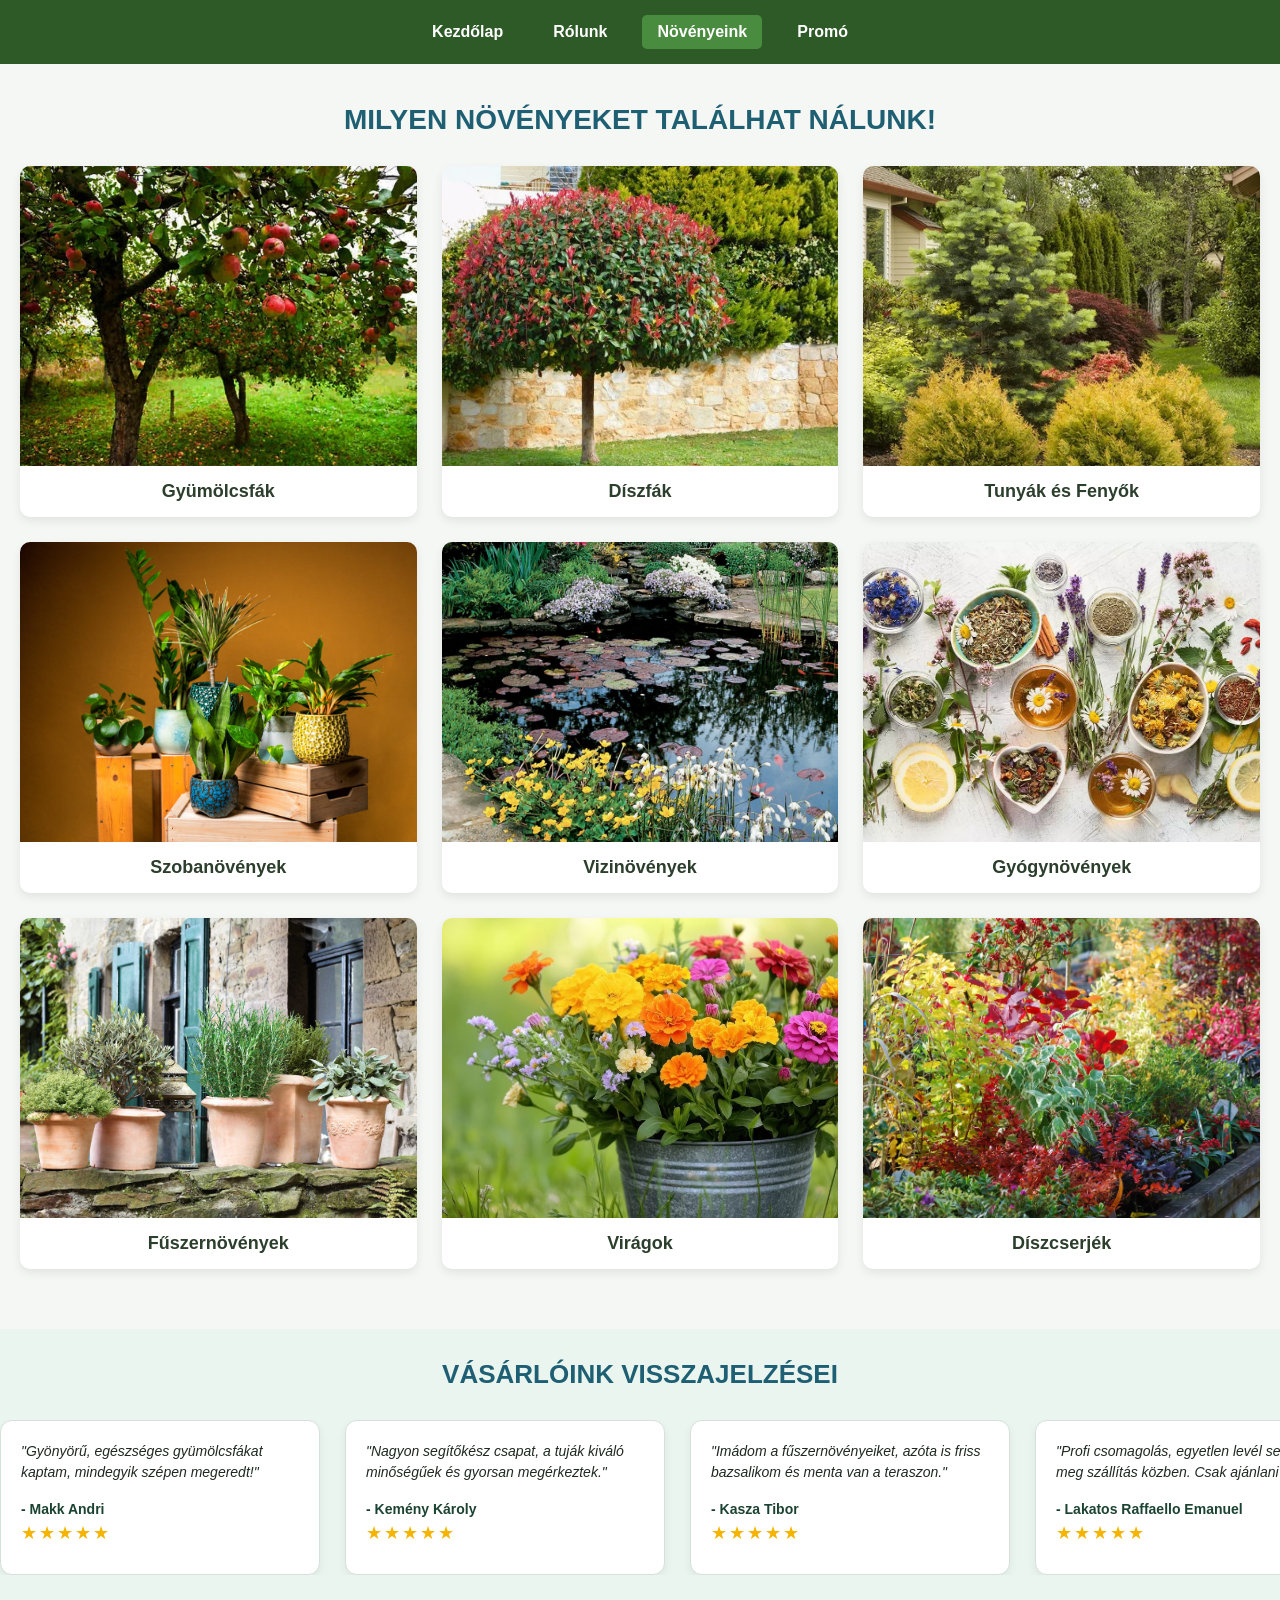
<file: novenyek.html>
<!DOCTYPE html>
<html lang="hu">
<head>
    <meta charset="UTF-8">
    <meta name="viewport" content="width=device-width, initial-scale=1.0">
    <title>Növények</title>
    <link rel="stylesheet" href="novenyek.css">
</head>
<body>
    <div class="menu">
        <a href="index.html">Kezdőlap</a>
        <a href="rolunk.html">Rólunk</a>
        <a href="novenyek.html" class="active">Növényeink</a>
        <a href="promo.html">Promó</a>
    </div>

    <section class="kategoriak">
        <h2>Milyen növényeket találhat nálunk!</h2>
        <div class="racs">
            <a class="kategoria" href="#">
                <div class="kep"><img src="kepek/gyümölcsfák.jpg" alt="Gyümölcsfák"></div>
                <span>Gyümölcsfák</span>
            </a>

            <a class="kategoria" href="#">
                <div class="kep"><img src="kepek/díszfak.jpg" alt="Díszfák"></div>
                <span>Díszfák</span>
            </a>

            <a class="kategoria" href="#">
                <div class="kep"><img src="kepek/tunyak-fenyok.jpg" alt="Tunyák és Fenyők"></div>
                <span>Tunyák és Fenyők</span>
            </a>

            <a class="kategoria" href="#">
                <div class="kep"><img src="kepek/szobanonyek.jpg" alt="Szobanövények"></div>
                <span>Szobanövények</span>
            </a>

            <a class="kategoria" href="#">
                <div class="kep"><img src="kepek/vizinovenyek.jpg" alt="Vizinövények"></div>
                <span>Vizinövények</span>
            </a>

            <a class="kategoria" href="#">
                <div class="kep"><img src="kepek/gyogynövenyek.jpg" alt="Gyógynövények"></div>
                <span>Gyógynövények</span>
            </a>

            <a class="kategoria" href="#">
                <div class="kep"><img src="kepek/fuszernovenyek.jpg" alt="Fűszernövények"></div>
                <span>Fűszernövények</span>
            </a>

            <a class="kategoria" href="#">
                <div class="kep"><img src="kepek/viragok.jpg" alt="Virágok"></div>
                <span>Virágok</span>
            </a>

            <a class="kategoria" href="#">
                <div class="kep"><img src="kepek/díszcserjek.jpg" alt="Díszcserjék"></div>
                <span>Díszcserjék</span>
            </a>
        </div>
    </section>
    <section class="velemenyek-szekcio">
        <h2>Vásárlóink visszajelzései</h2>
        
        <div class="velemeny-kontener">
            <div class="velemeny-sav">
                
                <!-- 1. KÖR (Eredeti vélemények) -->
                <div class="velemeny-kartya">
                    <p>"Gyönyörű, egészséges gyümölcsfákat kaptam, mindegyik szépen megeredt!"</p>
                    <div class="velemeny-alj">
                        <span>- Makk Andri</span>
                        <div class="csillagok">★★★★★</div>
                    </div>
                </div>

                <div class="velemeny-kartya">
                    <p>"Nagyon segítőkész csapat, a tuják kiváló minőségűek és gyorsan megérkeztek."</p>
                    <div class="velemeny-alj">
                        <span>- Kemény Károly</span>
                        <div class="csillagok">★★★★★</div>
                    </div>
                </div>

                <div class="velemeny-kartya">
                    <p>"Imádom a fűszernövényeiket, azóta is friss bazsalikom és menta van a teraszon."</p>
                    <div class="velemeny-alj">
                        <span>- Kasza Tibor</span>
                        <div class="csillagok">★★★★★</div>
                    </div>
                </div>

                <div class="velemeny-kartya">
                    <p>"Profi csomagolás, egyetlen levél sem sérült meg szállítás közben. Csak ajánlani tudom!"</p>
                    <div class="velemeny-alj">
                        <span>- Lakatos Raffaello Emanuel</span>
                        <div class="csillagok">★★★★★</div>
                    </div>
                </div>

               
                <div class="velemeny-kartya">
                    <p>"Gyönyörű, egészséges gyümölcsfákat kaptam, mindegyik szépen megeredt!"</p>
                    <div class="velemeny-alj">
                        <span>- Makk Andri</span>
                        <div class="csillagok">★★★★★</div>
                    </div>
                </div>

                <div class="velemeny-kartya">
                    <p>"Nagyon segítőkész csapat, a tuják kiváló minőségűek és gyorsan megérkeztek."</p>
                    <div class="velemeny-alj">
                        <span>- Kemény Károly</span>
                        <div class="csillagok">★★★★★</div>
                    </div>
                </div>

                <div class="velemeny-kartya">
                    <p>"Imádom a fűszernövényeiket, azóta is friss bazsalikom és menta van a teraszon."</p>
                    <div class="velemeny-alj">
                        <span>- Kasza Tibor</span>
                        <div class="csillagok">★★★★★</div>
                    </div>
                </div>

                <div class="velemeny-kartya">
                    <p>"Profi csomagolás, egyetlen levél sem sérült meg szállítás közben. Csak ajánlani tudom!"</p>
                    <div class="velemeny-alj">
                        <span>- Lakatos Raffaello Emanuel</span>
                        <div class="csillagok">★★★★★</div>
                    </div>
                </div>

            </div>
        </div>
    </section>
</body>
</html>
</file>
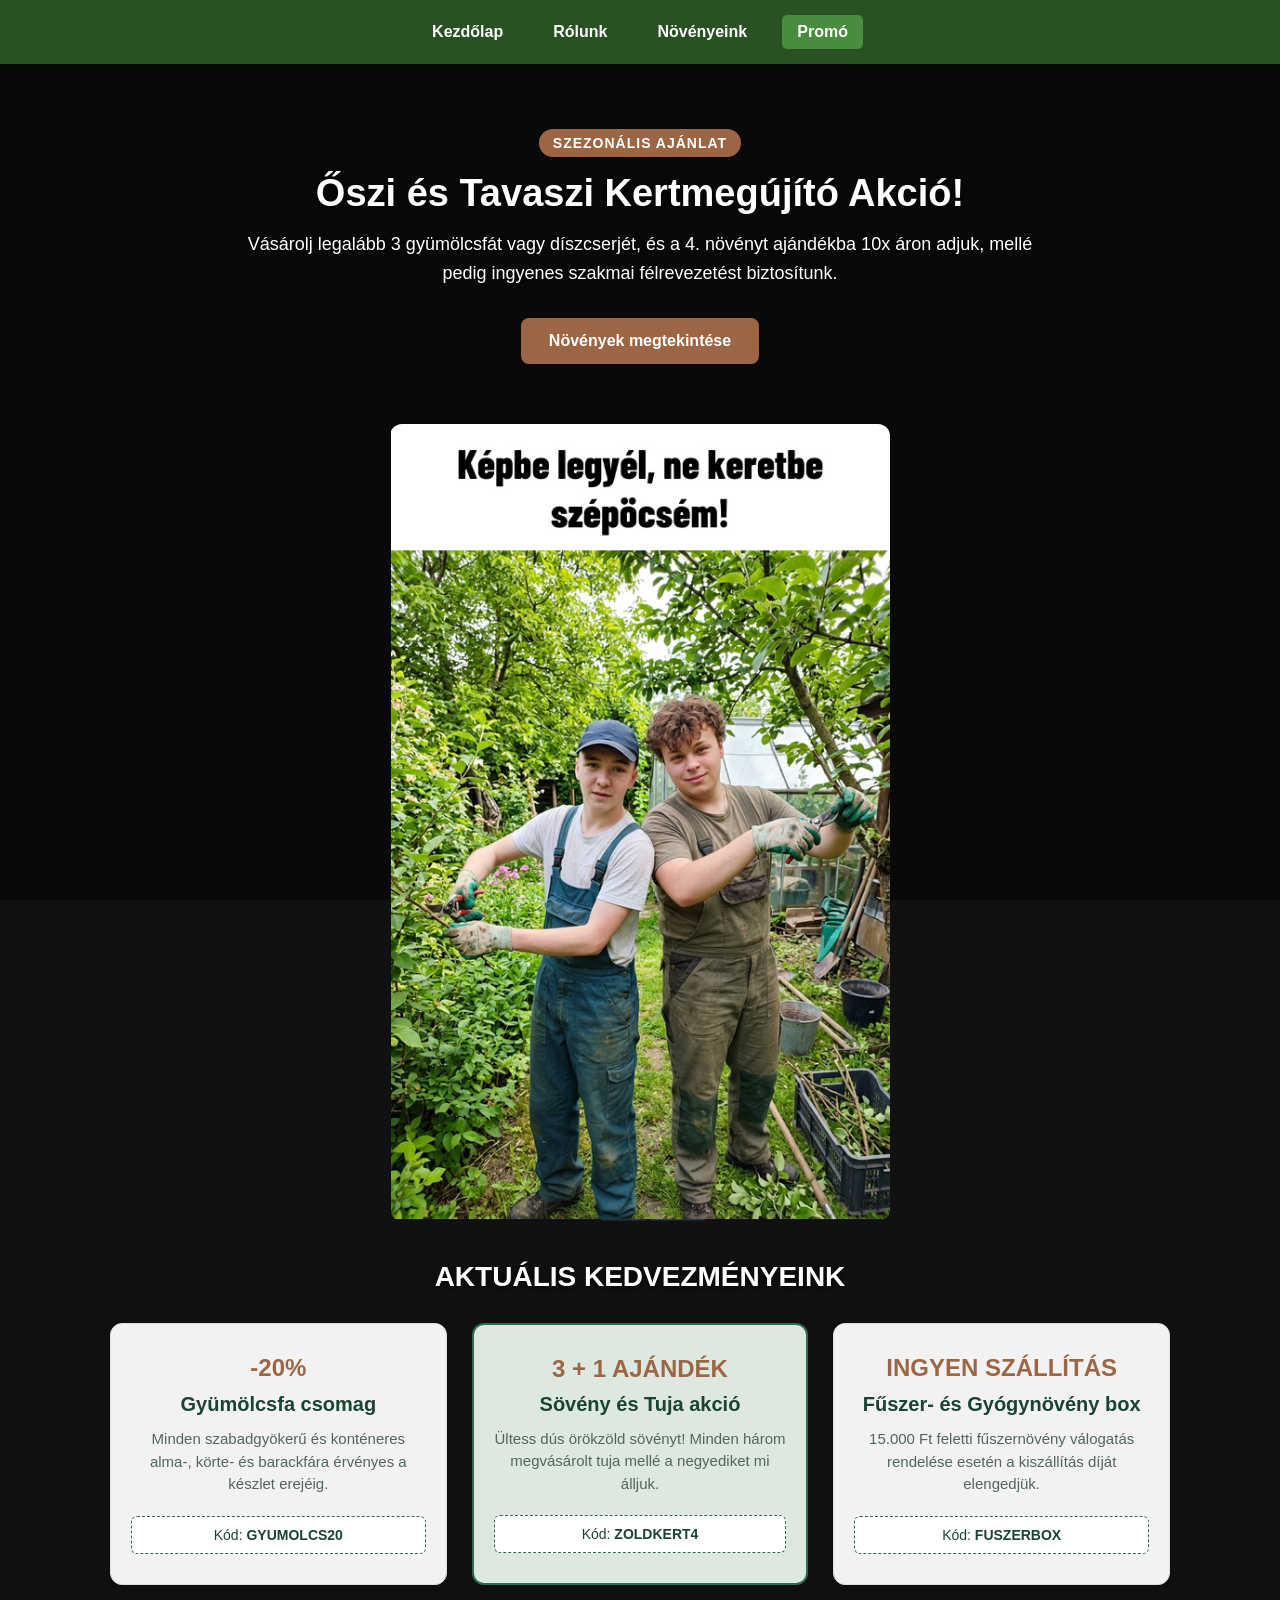
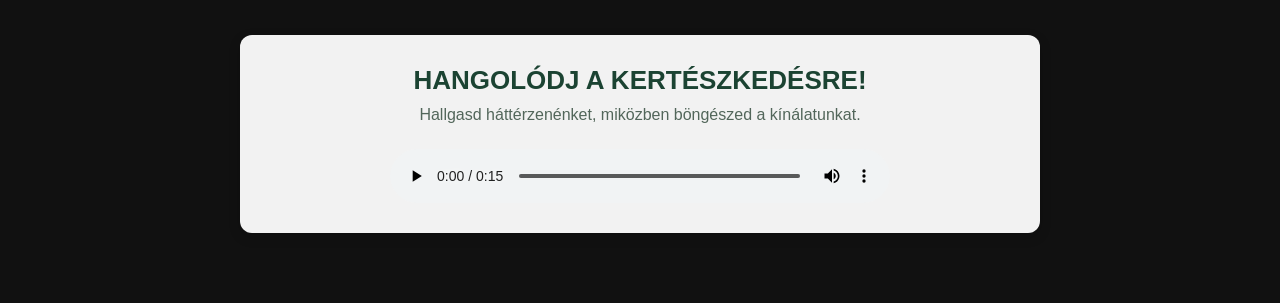
<file: promo.html>
<!DOCTYPE html>
<html lang="hu">
<head>
    <meta charset="UTF-8">
    <meta name="viewport" content="width=device-width, initial-scale=1.0">
    <title>Promóciók - Kertészet</title>
    <link rel="stylesheet" href="promo.css">
</head>
<body>
    <!-- TELJES KÉPERNYŐS VIDEÓ HÁTTÉR -->
    <video autoplay muted loop playsinline class="hatter-video">
        <source src="tirpleT.mp4" type="video/mp4">
    </video>
    <div class="hatter-sotetites"></div>

    <!-- Menü -->
    <div class="menu">
        <a href="index.html">Kezdőlap</a>
        <a href="rolunk.html">Rólunk</a>
        <a href="novenyek.html">Növényeink</a>
        <a href="promo.html" class="active">Promó</a>
    </div>

    <!-- Kiemelt Promóciós Sáv (Hero) -->
    <header class="promo-hero">
        <div class="promo-tartalom">
            <span class="jelveny">Szezonális Ajánlat</span>
            <h1>Őszi és Tavaszi Kertmegújító Akció!</h1>
            <p>Vásárolj legalább 3 gyümölcsfát vagy díszcserjét, és a 4. növényt ajándékba 10x áron adjuk, mellé pedig ingyenes szakmai félrevezetést biztosítunk.</p>
            <a href="novenyek.html" class="cta-gomb">Növények megtekintése</a>
        </div>
    </header>

    <!-- KÖZÉPRE IGAZÍTOTT KÉP KÁRTYA -->
    <div class="kozep-kep">
        <img src="boss.jpg" alt="Boss">
    </div>

    <!-- Akciós csomagok / kuponok -->
    <section class="akciok">
        <h2>Aktuális kedvezményeink</h2>
        <div class="akcio-racs">
            <div class="akcio-kartya">
                <div class="kedvezmeny">-20%</div>
                <h3>Gyümölcsfa csomag</h3>
                <p>Minden szabadgyökerű és konténeres alma-, körte- és barackfára érvényes a készlet erejéig.</p>
                <div class="kuponkod">Kód: <strong>GYUMOLCS20</strong></div>
            </div>

            <div class="akcio-kartya kiemelt">
                <div class="kedvezmeny">3 + 1 AJÁNDÉK</div>
                <h3>Sövény és Tuja akció</h3>
                <p>Ültess dús örökzöld sövényt! Minden három megvásárolt tuja mellé a negyediket mi álljuk.</p>
                <div class="kuponkod">Kód: <strong>ZOLDKERT4</strong></div>
            </div>

            <div class="akcio-kartya">
                <div class="kedvezmeny">INGYEN SZÁLLÍTÁS</div>
                <h3>Fűszer- és Gyógynövény box</h3>
                <p>15.000 Ft feletti fűszernövény válogatás rendelése esetén a kiszállítás díját elengedjük.</p>
                <div class="kuponkod">Kód: <strong>FUSZERBOX</strong></div>
            </div>
        </div>
    </section>

    <!-- Beágyazott MP3 zenelejátszó -->
    <section class="zene-szekcio">
        <h2>Hangolódj a kertészkedésre!</h2>
        <p>Hallgasd háttérzenénket, miközben böngészed a kínálatunkat.</p>
        
        <audio controls loop class="mp3-lejatszo">
            <source src="tripleT.mp3" type="audio/mpeg">
            A böngésződ nem támogatja a hanglejátszást.
        </audio>
    </section>
</body>
</html>
</file>
<file: novenyek.css>
:root {
  /* Zöld árnyalatok */
  --color-primary: #1B4332;       /* Mély fenyőzöld - fejléc, címsorok */
  --color-secondary: #2D6A4F;     /* Üde lombzöld - másodlagos elemek, ikonok */
  --color-soft-green: #E9F5EE;    /* Harmatos zsálya - kiemelt szekciók háttere */

  /* Alap és kiegészítő színek */
  --color-bg: #FAF8F2;            /* Meleg krém - oldal fő háttere */
  --color-surface: #FFFFFF;       /* Tiszta fehér - kártyák, űrlap mezők háttere */
  --color-accent: #9C6644;        /* Tölgyfa barna - CTA gombok, kiemelések */
  --color-accent-hover: #7F4F24;  /* Sötét dióbarna - gomb hover állapot */

  /* Szövegszínek */
  --color-text: #1F2922;          /* Sötét mohaszürke - fő szöveg */
  --color-text-muted: #52665A;    /* Halványabb zöldesszürke - mellékszöveg */
  --color-text-light: #FAF8F2;    /* Világos szöveg sötétzöld hátteren */

  /* Keretek és árnyékok */
  --color-border: #D4E2D9;        /* Finom zöldes szegély kártyákhoz, inputokhoz */
}

:root {
  --cim: #1f5f73;
  --szoveg: #222;
  --hatter: #e8edf0;
  --csillag: #0a5bb5;
  --google-csillag: #f4b400;
}

* { box-sizing: border-box; }

body {
  margin: 0;
  font-family: "Montserrat", Arial, sans-serif;
  color: var(--szoveg);
  background: #fff;
}

h2 {
  text-align: center;
  text-transform: uppercase;
  color: var(--cim);
  font-size: 26px;
  font-weight: 700;
  margin: 0 0 28px;
}


* {
    box-sizing: border-box;
    margin: 0;
    padding: 0;
    font-family: Arial, sans-serif;
}

body {
    background-color: #f4f7f4;
    color: #2c3e2c;
}


.menu {
    background-color: #2e5a27;
    padding: 15px 30px;
    display: flex;
    gap: 20px;
    justify-content: center;
}

.menu a {
    color: white;
    text-decoration: none;
    font-weight: bold;
    padding: 8px 15px;
    border-radius: 5px;
    transition: background-color 0.3s;
}

.menu a:hover,
.menu a.active {
    background-color: #4a8c3f;
}


.kategoriak {
    max-width: 1600px;
    margin: 40px auto;
    padding: 0 20px;
    text-align: center;
}

.kategoriak h2 {
    margin-bottom: 30px;
    font-size: 28px;
}


.racs {
    display: grid;
    grid-template-columns: repeat(3, 1fr); 
    gap: 25px; 
}


.kategoria {
    display: flex;
    flex-direction: column;
    text-decoration: none;
    color: #2c3e2c;
    background: white;
    border-radius: 10px;
    overflow: hidden;
    box-shadow: 0 4px 10px rgba(0, 0, 0, 0.08);
    transition: transform 0.2s, box-shadow 0.2s;
}

.kategoria:hover {
    transform: translateY(-5px);
    box-shadow: 0 8px 16px rgba(0, 0, 0, 0.15);
}


.kep {
    width: 100%;
    height: 300px; 
    overflow: hidden;
}

.kep img {
    width: 100%;
    height: 100%;
    object-fit: cover; 
    display: block;
}


.kategoria span {
    padding: 15px;
    font-size: 18px;
    font-weight: bold;
}


@media (max-width: 768px) {
    .racs {
        grid-template-columns: repeat(2, 1fr);
    }
}

@media (max-width: 480px) {
    .racs {
        grid-template-columns: 1fr;
    }
}


@media (prefers-reduced-motion: reduce) {
  * { transition: none !important; }
}


.velemenyek-szekcio {
    margin: 60px auto;
    padding: 30px 0;
    background-color: var(--color-soft-green); 
    overflow: hidden; 
}

.velemenyek-szekcio h2 {
    margin-bottom: 30px;
}

.velemeny-kontener {
    width: 100%;
    overflow: hidden;
    position: relative;
}


.velemeny-sav {
    display: flex;
    gap: 25px;
    width: max-content; 
    animation: mozgas-jobbra 25s linear infinite; 
}


.velemeny-sav:hover {
    animation-play-state: paused;
}


.velemeny-kartya {
    width: 320px;
    background-color: var(--color-surface);
    border: 1px solid var(--color-border);
    border-radius: 12px;
    padding: 20px;
    box-shadow: 0 4px 10px rgba(0, 0, 0, 0.06);
    display: flex;
    flex-direction: column;
    justify-content: space-between;
    text-align: left;
}

.csillagok {
    color: var(--google-csillag); 
    font-size: 18px;
    margin-bottom: 10px;
    letter-spacing: 2px;
}

.velemeny-kartya p {
    font-size: 14px;
    color: var(--color-text);
    line-height: 1.5;
    font-style: italic;
    margin-bottom: 15px;
}

.velemeny-kartya span {
    font-size: 14px;
    font-weight: bold;
    color: var(--color-primary);
}


@keyframes mozgas-jobbra {
    0% {
        transform: translateX(-50%);
    }
    100% {
        transform: translateX(0);
    }
}
.velemeny-kartya p {
    font-size: 14px;
    color: var(--color-text);
    line-height: 1.5;
    font-style: italic;
    margin-bottom: 18px;
}

.velemeny-alj {
    display: flex;
    flex-direction: column;
    gap: 5px; 
}

.velemeny-kartya span {
    font-size: 14px;
    font-weight: bold;
    color: var(--color-primary);
}

.csillagok {
    color: var(--google-csillag);
    font-size: 18px;
    letter-spacing: 2px;
}
</file>
<file: promo.css>
:root {
  --color-primary: #1B4332;
  --color-secondary: #2D6A4F;
  --color-soft-green: #E9F5EE;
  --color-surface: #FFFFFF;
  --color-accent: #9C6644;
  --color-accent-hover: #7F4F24;
  --color-text: #1F2922;
  --color-text-muted: #52665A;
  --color-border: #D4E2D9;
}

* {
    box-sizing: border-box;
    margin: 0;
    padding: 0;
}

body {
    font-family: "Montserrat", Arial, sans-serif;
    color: var(--color-text);
    background-color: #111111; /* Sötét háttér a videó két oldalára */
}

/* TELJES KÉPERNYŐS VIDEÓ HÁTTÉR (Ráközelítés nélkül) */
.hatter-video {
    position: fixed;
    top: 0;
    left: 50%;
    transform: translateX(-50%); /* Pontosan középre igazítja */
    width: 130vw;                 /* Itt állítod a szélességet! (pl. 60vw, 80vw, 100vw vagy 900px) */
    height: 100vh;
    object-fit: fill;            /* Engedi, hogy a megadott szélességre húzza a videót */
    z-index: -2;
}

.hatter-sotetites {
    position: fixed;
    top: 0;
    left: 0;
    width: 100vw;
    height: 100vh;
    background: rgba(0, 0, 0, 0.45);
    z-index: -1;
}

/* Menü */
.menu {
    background-color: rgba(46, 90, 39, 0.9);
    padding: 15px 30px;
    display: flex;
    gap: 20px;
    justify-content: center;
}

.menu a {
    color: white;
    text-decoration: none;
    font-weight: bold;
    padding: 8px 15px;
    border-radius: 5px;
    transition: background-color 0.3s;
}

.menu a:hover,
.menu a.active {
    background-color: #4a8c3f;
}

/* Fejléc */
.promo-hero {
    color: white;
    text-align: center;
    padding: 70px 20px 40px;
}

.promo-tartalom {
    max-width: 800px;
    margin: 0 auto;
}

.jelveny {
    background-color: var(--color-accent);
    color: white;
    padding: 6px 14px;
    border-radius: 20px;
    font-size: 14px;
    font-weight: bold;
    text-transform: uppercase;
    letter-spacing: 1px;
}

.promo-hero h1 {
    font-size: 38px;
    margin: 20px 0 15px;
    text-shadow: 0 2px 8px rgba(0, 0, 0, 0.8);
}

.promo-hero p {
    font-size: 18px;
    line-height: 1.6;
    margin-bottom: 30px;
    color: #ffffff;
    text-shadow: 0 2px 6px rgba(0, 0, 0, 0.8);
}

.cta-gomb {
    display: inline-block;
    background-color: var(--color-accent);
    color: white;
    text-decoration: none;
    font-weight: bold;
    padding: 14px 28px;
    border-radius: 8px;
    transition: background-color 0.3s, transform 0.2s;
}

.cta-gomb:hover {
    background-color: var(--color-accent-hover);
    transform: translateY(-2px);
}

/* Akciós Kártyák Szekció */
.akciok {
    max-width: 1100px;
    margin: 40px auto;
    padding: 0 20px;
    text-align: center;
}

.akciok h2 {
    text-transform: uppercase;
    color: #ffffff;
    font-size: 28px;
    margin-bottom: 30px;
    text-shadow: 0 2px 8px rgba(0, 0, 0, 0.8);
}

.akcio-racs {
    display: grid;
    grid-template-columns: repeat(3, 1fr);
    gap: 25px;
}

.akcio-kartya {
    background: rgba(255, 255, 255, 0.95);
    border: 1px solid var(--color-border);
    border-radius: 12px;
    padding: 30px 20px;
    box-shadow: 0 4px 12px rgba(0, 0, 0, 0.2);
    display: flex;
    flex-direction: column;
    justify-content: space-between;
}

.akcio-kartya.kiemelt {
    border: 2px solid var(--color-secondary);
    background-color: rgba(233, 245, 238, 0.95);
}

.kedvezmeny {
    font-size: 24px;
    font-weight: bold;
    color: var(--color-accent);
    margin-bottom: 10px;
}

.akcio-kartya h3 {
    font-size: 20px;
    margin-bottom: 12px;
    color: var(--color-primary);
}

.akcio-kartya p {
    font-size: 15px;
    color: var(--color-text-muted);
    line-height: 1.5;
    margin-bottom: 20px;
}

.kuponkod {
    background-color: white;
    border: 1px dashed var(--color-secondary);
    padding: 10px;
    border-radius: 6px;
    font-size: 14px;
    color: var(--color-primary);
}

/* YouTube Zenelejátszó Szekció */
.zene-szekcio {
    max-width: 800px;
    margin: 50px auto 70px;
    padding: 30px 20px;
    background-color: rgba(255, 255, 255, 0.95);
    border-radius: 12px;
    box-shadow: 0 4px 12px rgba(0, 0, 0, 0.2);
    text-align: center;
}

.zene-szekcio h2 {
    text-transform: uppercase;
    color: var(--color-primary);
    font-size: 26px;
    margin-bottom: 10px;
}

.zene-szekcio p {
    color: var(--color-text-muted);
    margin-bottom: 25px;
}

/* MP3 Zenelejátszó stílusa */
.mp3-lejatszo {
    width: 100%;
    max-width: 500px;
    margin: 0 auto;
    display: block;
    border-radius: 30px;
    outline: none;
}

/* Reszponzivitás */
@media (max-width: 768px) {
    .akcio-racs {
        grid-template-columns: 1fr;
    }
    .promo-hero h1 {
        font-size: 28px;
    }
}
/* === KÖZÉPRE IGAZÍTOTT BOSS.JPG KÉP (DOBOZ NÉLKÜL) === */
.kozep-kep {
    display: flex;
    justify-content: center;
    margin: 20px auto 40px;
    padding: 0 20px;
}

.kozep-kep img {
    max-width: 500px; /* Itt tudod állítani a kép méretét */
    width: 100%;
    height: auto;
    border-radius: 12px; /* Enyhén lekerekített sarkok (ha szögleteset akarsz, töröld ki ezt a sort) */
    display: block;
}
</file>
